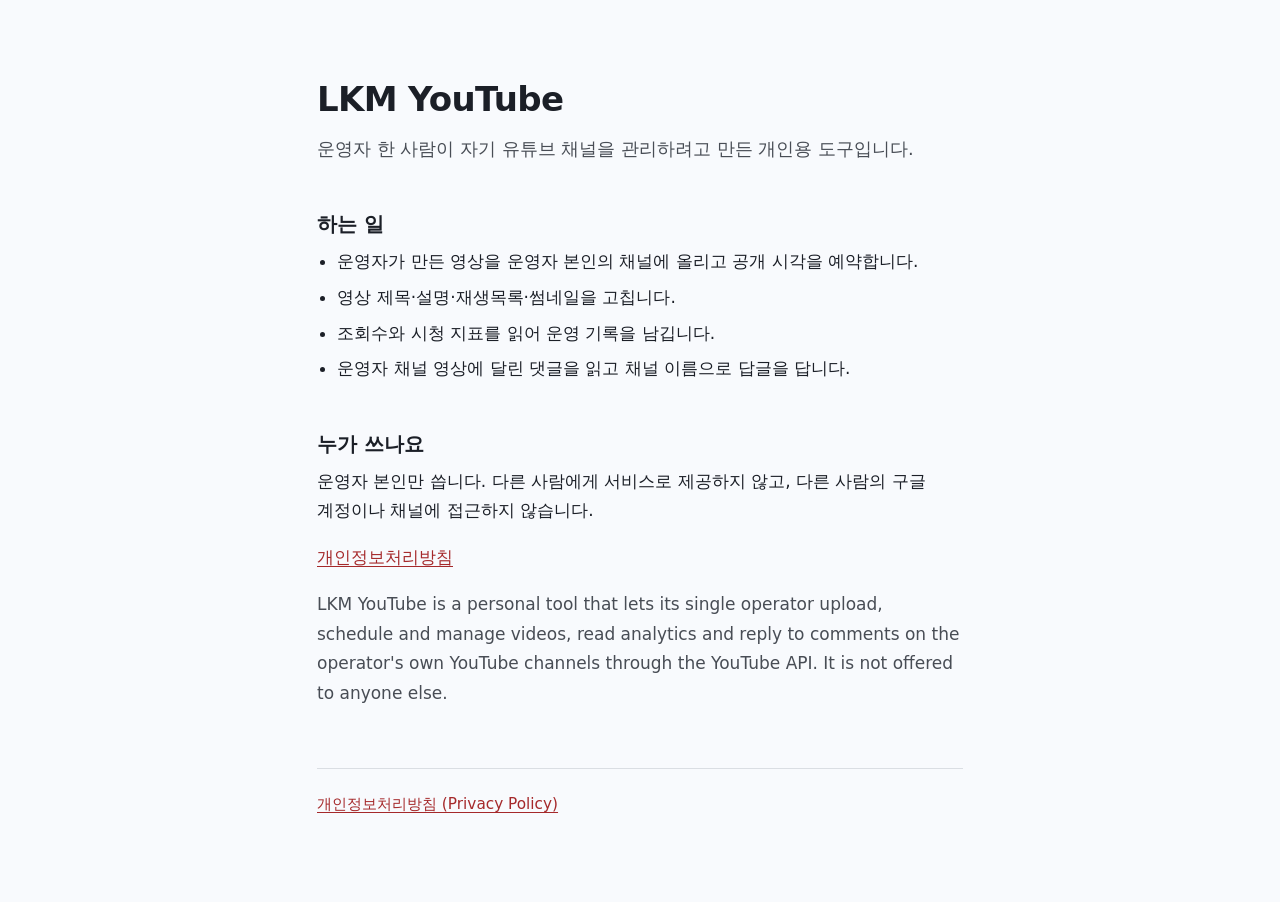
<file: index.html>
<!doctype html>
<html lang="ko">
<head>
<meta charset="utf-8">
<meta name="viewport" content="width=device-width, initial-scale=1">
<title>LKM YouTube</title>
<link rel="stylesheet" href="style.css">
</head>
<body>
<main>
  <h1>LKM YouTube</h1>
  <p class="lead">운영자 한 사람이 자기 유튜브 채널을 관리하려고 만든 개인용 도구입니다.</p>

  <h2>하는 일</h2>
  <ul>
    <li>운영자가 만든 영상을 운영자 본인의 채널에 올리고 공개 시각을 예약합니다.</li>
    <li>영상 제목·설명·재생목록·썸네일을 고칩니다.</li>
    <li>조회수와 시청 지표를 읽어 운영 기록을 남깁니다.</li>
    <li>운영자 채널 영상에 달린 댓글을 읽고 채널 이름으로 답글을 답니다.</li>
  </ul>

  <h2>누가 쓰나요</h2>
  <p>운영자 본인만 씁니다. 다른 사람에게 서비스로 제공하지 않고, 다른 사람의 구글 계정이나 채널에 접근하지 않습니다.</p>

  <p><a href="privacy.html">개인정보처리방침</a></p>

  <p lang="en">LKM YouTube is a personal tool that lets its single operator upload, schedule and manage videos, read analytics and reply to comments on the operator's own YouTube channels through the YouTube API. It is not offered to anyone else.</p>
</main>
<footer>
  <a href="privacy.html">개인정보처리방침 (Privacy Policy)</a>
</footer>
</body>
</html>
</file>
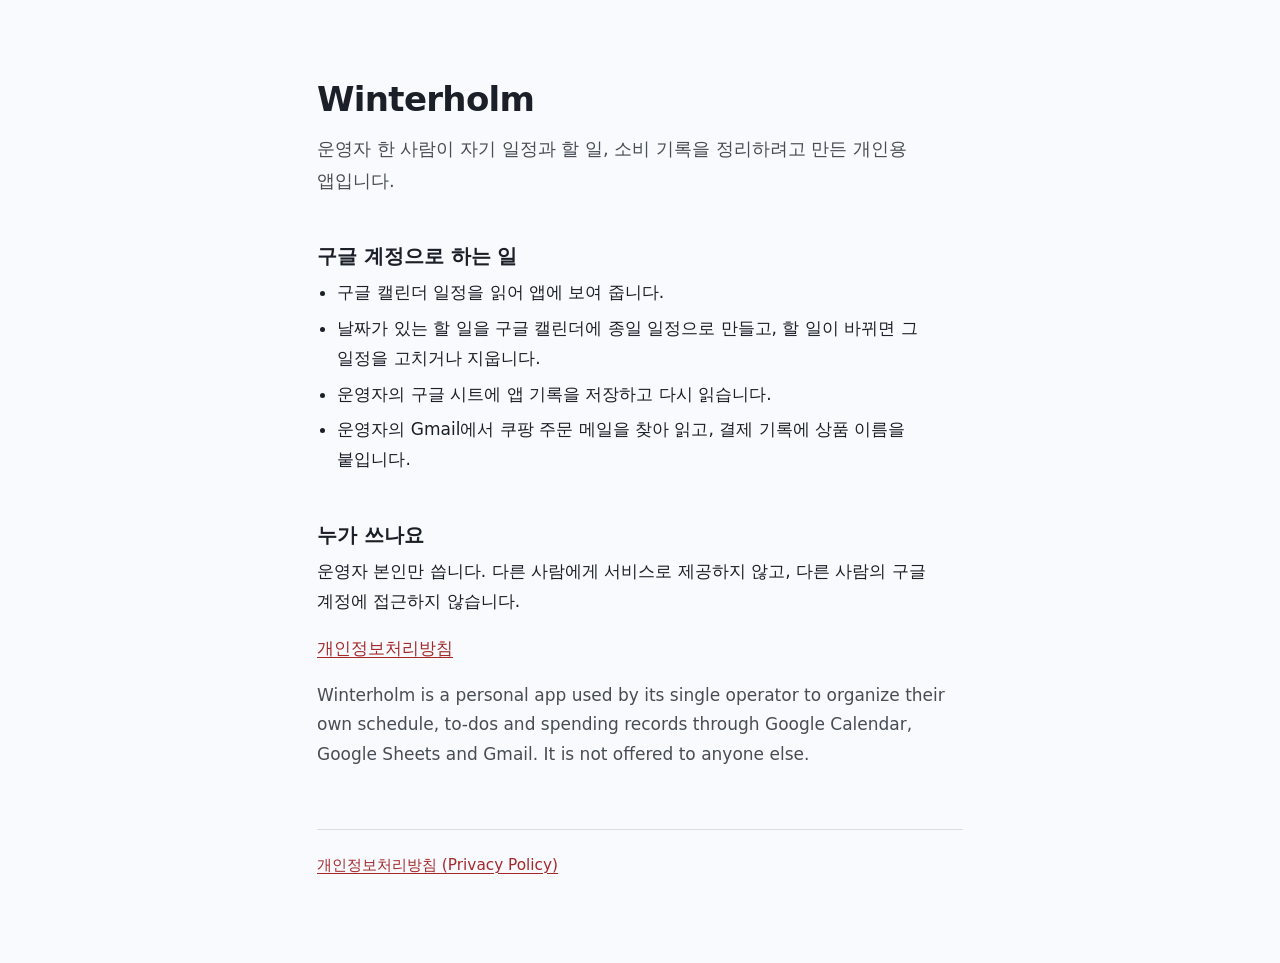
<file: winterholm/index.html>
<!doctype html>
<html lang="ko">
<head>
<meta charset="utf-8">
<meta name="viewport" content="width=device-width, initial-scale=1">
<title>Winterholm</title>
<link rel="stylesheet" href="style.css">
</head>
<body>
<main>
  <h1>Winterholm</h1>
  <p class="lead">운영자 한 사람이 자기 일정과 할 일, 소비 기록을 정리하려고 만든 개인용 앱입니다.</p>

  <h2>구글 계정으로 하는 일</h2>
  <ul>
    <li>구글 캘린더 일정을 읽어 앱에 보여 줍니다.</li>
    <li>날짜가 있는 할 일을 구글 캘린더에 종일 일정으로 만들고, 할 일이 바뀌면 그 일정을 고치거나 지웁니다.</li>
    <li>운영자의 구글 시트에 앱 기록을 저장하고 다시 읽습니다.</li>
    <li>운영자의 Gmail에서 쿠팡 주문 메일을 찾아 읽고, 결제 기록에 상품 이름을 붙입니다.</li>
  </ul>

  <h2>누가 쓰나요</h2>
  <p>운영자 본인만 씁니다. 다른 사람에게 서비스로 제공하지 않고, 다른 사람의 구글 계정에 접근하지 않습니다.</p>

  <p><a href="privacy.html">개인정보처리방침</a></p>

  <p lang="en">Winterholm is a personal app used by its single operator to organize their own schedule, to-dos and spending records through Google Calendar, Google Sheets and Gmail. It is not offered to anyone else.</p>
</main>
<footer>
  <a href="privacy.html">개인정보처리방침 (Privacy Policy)</a>
</footer>
</body>
</html>
</file>
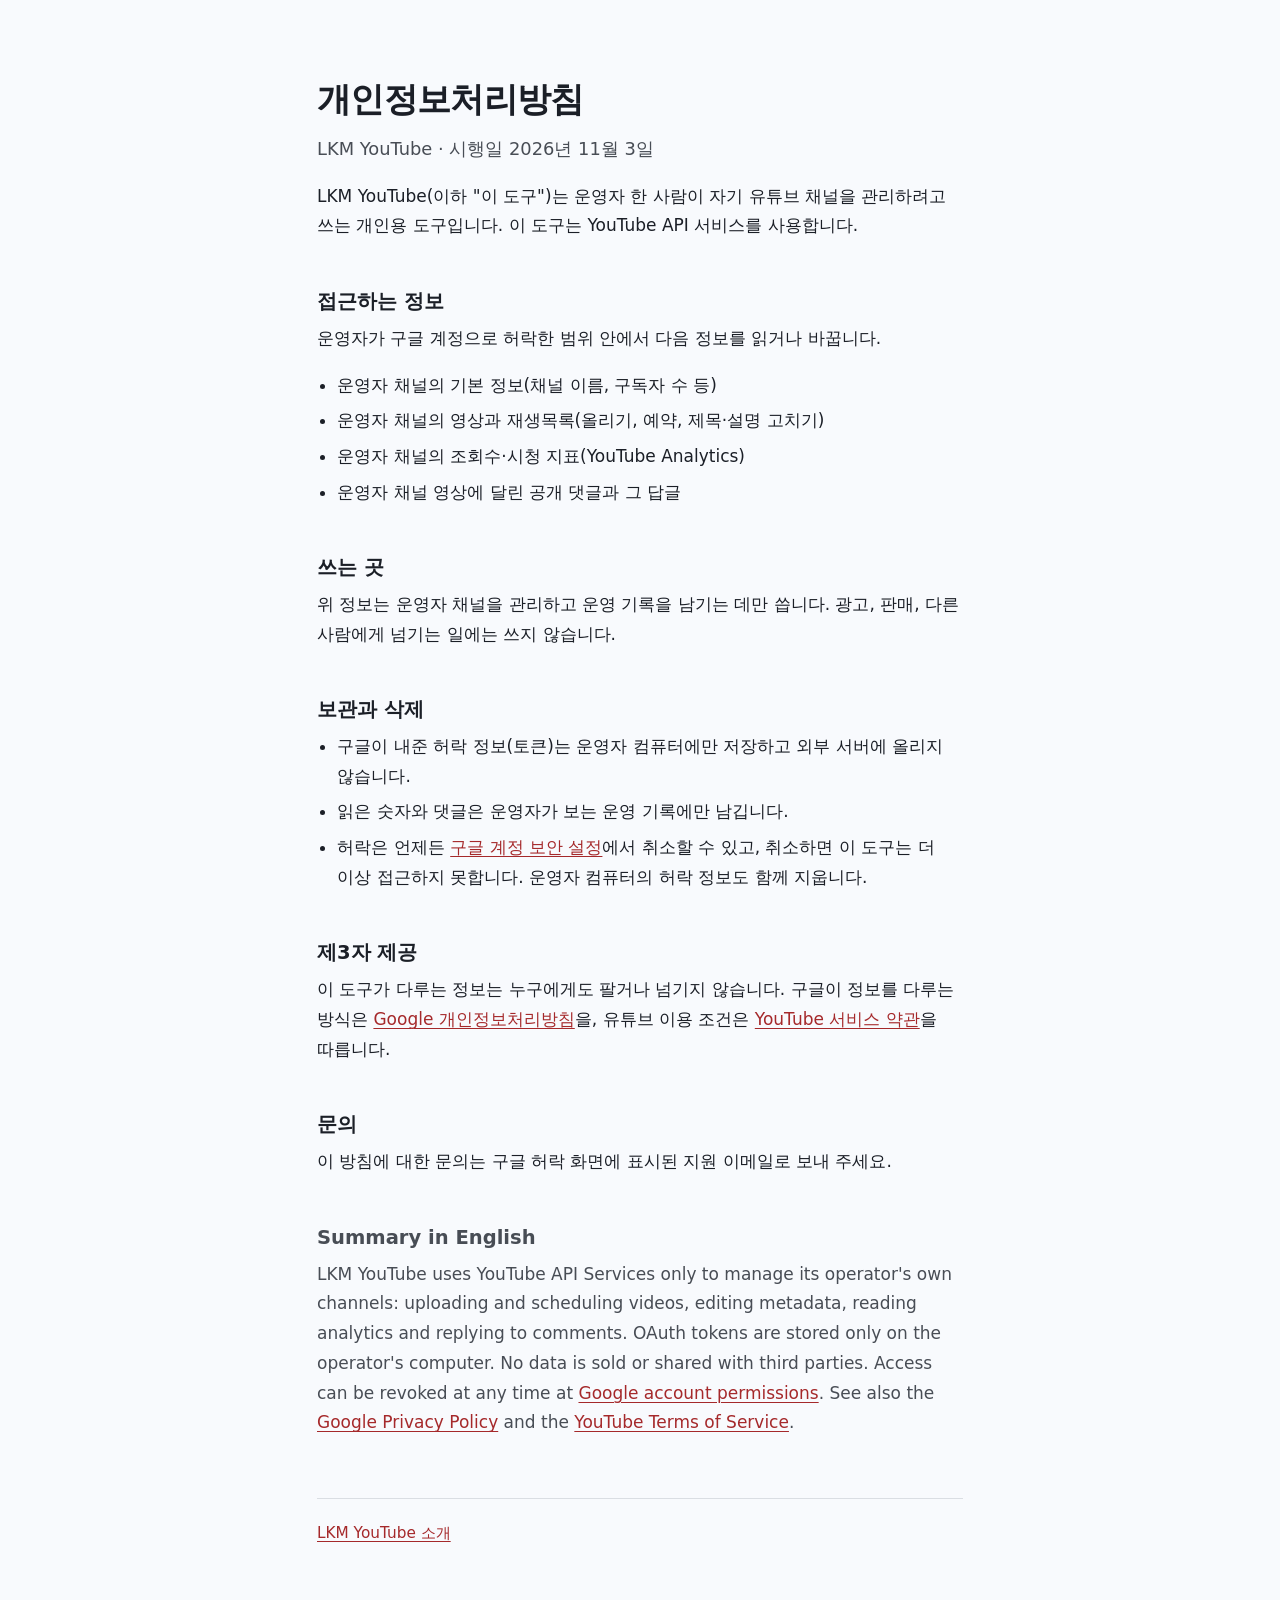
<file: privacy.html>
<!doctype html>
<html lang="ko">
<head>
<meta charset="utf-8">
<meta name="viewport" content="width=device-width, initial-scale=1">
<title>개인정보처리방침 · LKM YouTube</title>
<link rel="stylesheet" href="style.css">
</head>
<body>
<main>
  <h1>개인정보처리방침</h1>
  <p class="lead">LKM YouTube · 시행일 2026년 11월 3일</p>

  <p>LKM YouTube(이하 "이 도구")는 운영자 한 사람이 자기 유튜브 채널을 관리하려고 쓰는 개인용 도구입니다. 이 도구는 YouTube API 서비스를 사용합니다.</p>

  <h2>접근하는 정보</h2>
  <p>운영자가 구글 계정으로 허락한 범위 안에서 다음 정보를 읽거나 바꿉니다.</p>
  <ul>
    <li>운영자 채널의 기본 정보(채널 이름, 구독자 수 등)</li>
    <li>운영자 채널의 영상과 재생목록(올리기, 예약, 제목·설명 고치기)</li>
    <li>운영자 채널의 조회수·시청 지표(YouTube Analytics)</li>
    <li>운영자 채널 영상에 달린 공개 댓글과 그 답글</li>
  </ul>

  <h2>쓰는 곳</h2>
  <p>위 정보는 운영자 채널을 관리하고 운영 기록을 남기는 데만 씁니다. 광고, 판매, 다른 사람에게 넘기는 일에는 쓰지 않습니다.</p>

  <h2>보관과 삭제</h2>
  <ul>
    <li>구글이 내준 허락 정보(토큰)는 운영자 컴퓨터에만 저장하고 외부 서버에 올리지 않습니다.</li>
    <li>읽은 숫자와 댓글은 운영자가 보는 운영 기록에만 남깁니다.</li>
    <li>허락은 언제든 <a href="https://myaccount.google.com/permissions">구글 계정 보안 설정</a>에서 취소할 수 있고, 취소하면 이 도구는 더 이상 접근하지 못합니다. 운영자 컴퓨터의 허락 정보도 함께 지웁니다.</li>
  </ul>

  <h2>제3자 제공</h2>
  <p>이 도구가 다루는 정보는 누구에게도 팔거나 넘기지 않습니다. 구글이 정보를 다루는 방식은 <a href="https://policies.google.com/privacy">Google 개인정보처리방침</a>을, 유튜브 이용 조건은 <a href="https://www.youtube.com/t/terms">YouTube 서비스 약관</a>을 따릅니다.</p>

  <h2>문의</h2>
  <p>이 방침에 대한 문의는 구글 허락 화면에 표시된 지원 이메일로 보내 주세요.</p>

  <h2 lang="en">Summary in English</h2>
  <p lang="en">LKM YouTube uses YouTube API Services only to manage its operator's own channels: uploading and scheduling videos, editing metadata, reading analytics and replying to comments. OAuth tokens are stored only on the operator's computer. No data is sold or shared with third parties. Access can be revoked at any time at <a href="https://myaccount.google.com/permissions">Google account permissions</a>. See also the <a href="https://policies.google.com/privacy">Google Privacy Policy</a> and the <a href="https://www.youtube.com/t/terms">YouTube Terms of Service</a>.</p>
</main>
<footer>
  <a href="index.html">LKM YouTube 소개</a>
</footer>
</body>
</html>
</file>
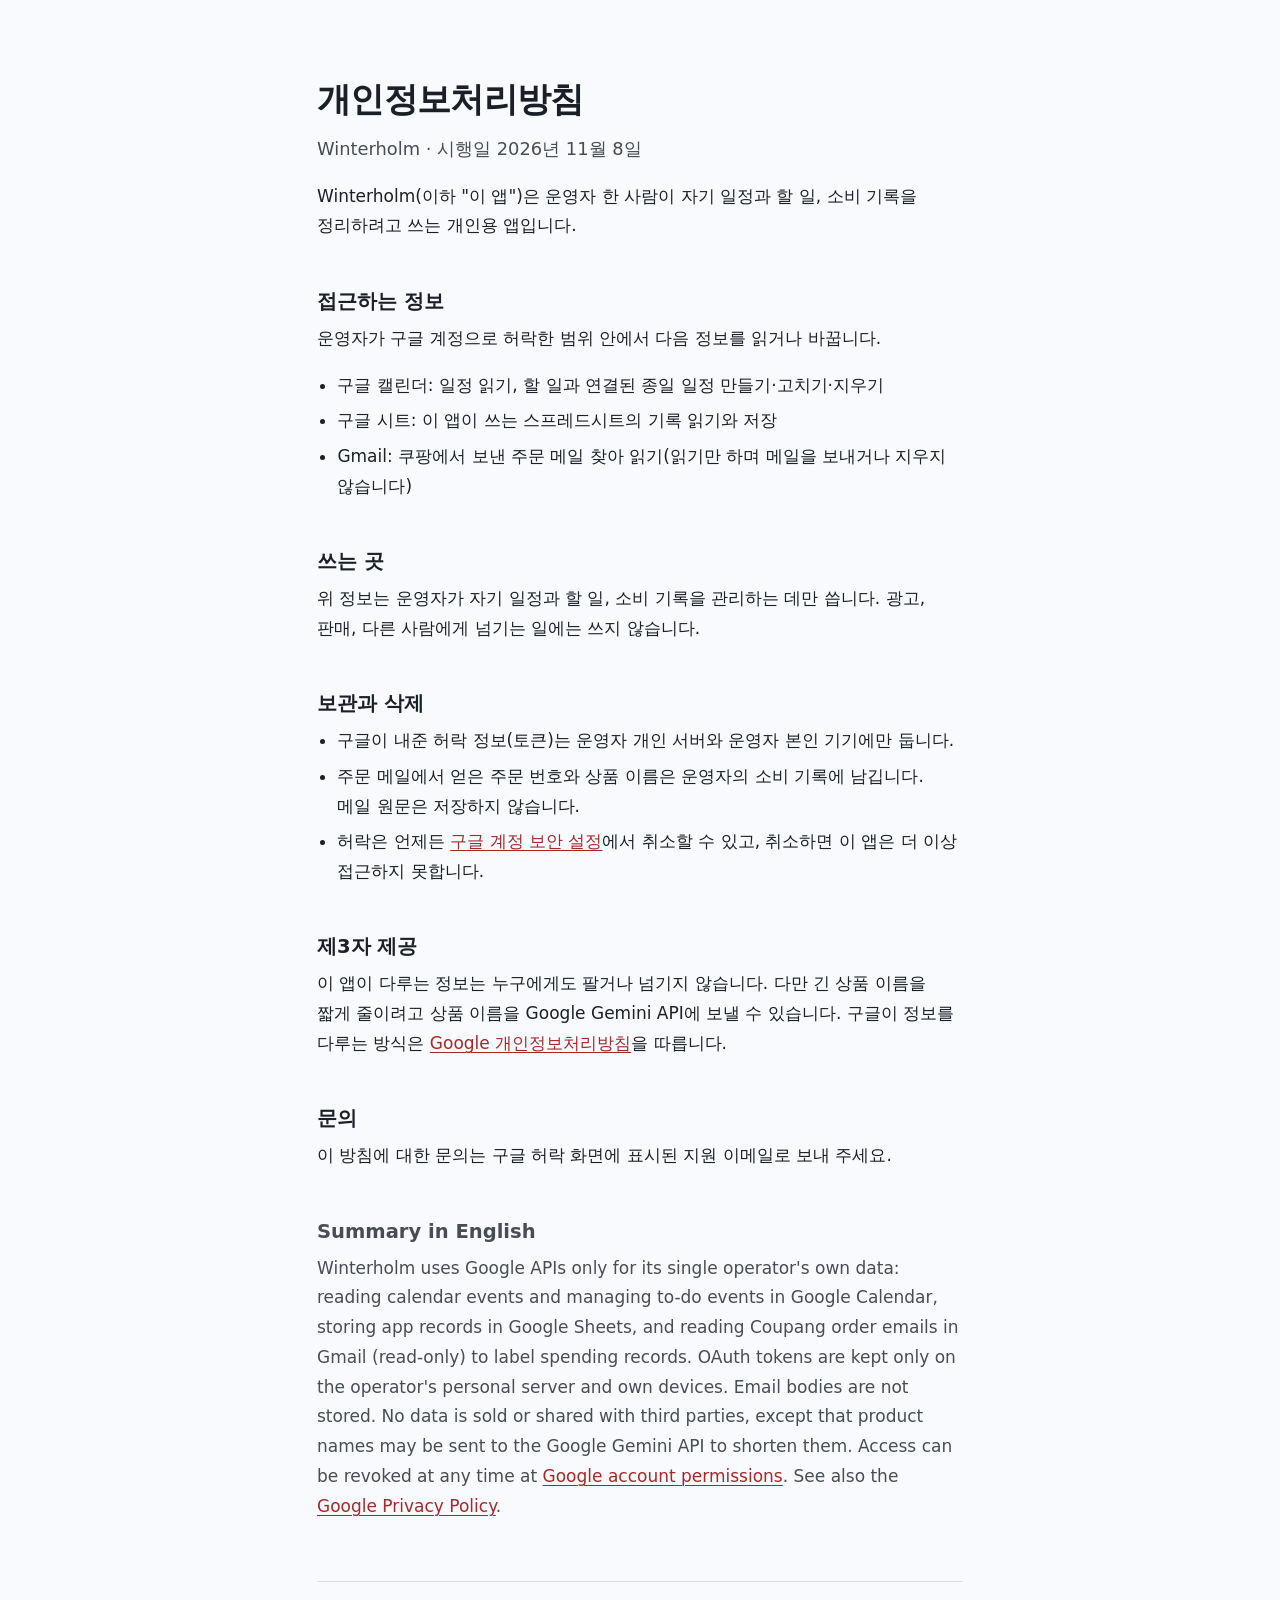
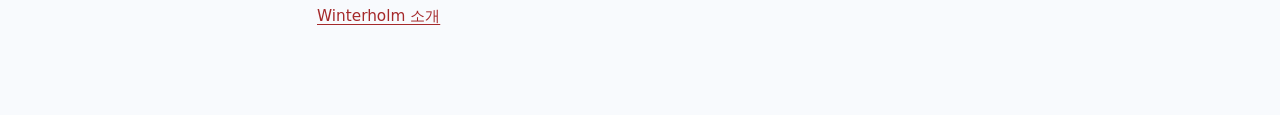
<file: winterholm/privacy.html>
<!doctype html>
<html lang="ko">
<head>
<meta charset="utf-8">
<meta name="viewport" content="width=device-width, initial-scale=1">
<title>개인정보처리방침 · Winterholm</title>
<link rel="stylesheet" href="style.css">
</head>
<body>
<main>
  <h1>개인정보처리방침</h1>
  <p class="lead">Winterholm · 시행일 2026년 11월 8일</p>

  <p>Winterholm(이하 "이 앱")은 운영자 한 사람이 자기 일정과 할 일, 소비 기록을 정리하려고 쓰는 개인용 앱입니다.</p>

  <h2>접근하는 정보</h2>
  <p>운영자가 구글 계정으로 허락한 범위 안에서 다음 정보를 읽거나 바꿉니다.</p>
  <ul>
    <li>구글 캘린더: 일정 읽기, 할 일과 연결된 종일 일정 만들기·고치기·지우기</li>
    <li>구글 시트: 이 앱이 쓰는 스프레드시트의 기록 읽기와 저장</li>
    <li>Gmail: 쿠팡에서 보낸 주문 메일 찾아 읽기(읽기만 하며 메일을 보내거나 지우지 않습니다)</li>
  </ul>

  <h2>쓰는 곳</h2>
  <p>위 정보는 운영자가 자기 일정과 할 일, 소비 기록을 관리하는 데만 씁니다. 광고, 판매, 다른 사람에게 넘기는 일에는 쓰지 않습니다.</p>

  <h2>보관과 삭제</h2>
  <ul>
    <li>구글이 내준 허락 정보(토큰)는 운영자 개인 서버와 운영자 본인 기기에만 둡니다.</li>
    <li>주문 메일에서 얻은 주문 번호와 상품 이름은 운영자의 소비 기록에 남깁니다. 메일 원문은 저장하지 않습니다.</li>
    <li>허락은 언제든 <a href="https://myaccount.google.com/permissions">구글 계정 보안 설정</a>에서 취소할 수 있고, 취소하면 이 앱은 더 이상 접근하지 못합니다.</li>
  </ul>

  <h2>제3자 제공</h2>
  <p>이 앱이 다루는 정보는 누구에게도 팔거나 넘기지 않습니다. 다만 긴 상품 이름을 짧게 줄이려고 상품 이름을 Google Gemini API에 보낼 수 있습니다. 구글이 정보를 다루는 방식은 <a href="https://policies.google.com/privacy">Google 개인정보처리방침</a>을 따릅니다.</p>

  <h2>문의</h2>
  <p>이 방침에 대한 문의는 구글 허락 화면에 표시된 지원 이메일로 보내 주세요.</p>

  <h2 lang="en">Summary in English</h2>
  <p lang="en">Winterholm uses Google APIs only for its single operator's own data: reading calendar events and managing to-do events in Google Calendar, storing app records in Google Sheets, and reading Coupang order emails in Gmail (read-only) to label spending records. OAuth tokens are kept only on the operator's personal server and own devices. Email bodies are not stored. No data is sold or shared with third parties, except that product names may be sent to the Google Gemini API to shorten them. Access can be revoked at any time at <a href="https://myaccount.google.com/permissions">Google account permissions</a>. See also the <a href="https://policies.google.com/privacy">Google Privacy Policy</a>.</p>
</main>
<footer>
  <a href="index.html">Winterholm 소개</a>
</footer>
</body>
</html>
</file>
<file: style.css>
:root {
  --paper: oklch(98.5% 0.004 250);
  --ink: oklch(24% 0.015 260);
  --ink-soft: oklch(42% 0.015 260);
  --rule: oklch(90% 0.008 250);
  --accent: oklch(48% 0.16 25);
}

* { box-sizing: border-box; }

html {
  background: var(--paper);
  color: var(--ink);
  font-family: "Apple SD Gothic Neo", "Malgun Gothic", "Noto Sans KR", system-ui, sans-serif;
  font-size: 17px;
  line-height: 1.75;
  word-break: keep-all;
  overflow-wrap: break-word;
  -webkit-text-size-adjust: 100%;
}

::selection { background: oklch(88% 0.06 25); color: var(--ink); }

body {
  margin: 0;
  padding: 4.5rem 1.5rem 5rem;
}

main {
  max-width: 38rem;
  margin: 0 auto;
}

h1 {
  font-size: 2rem;
  line-height: 1.3;
  letter-spacing: -0.02em;
  margin: 0 0 0.75rem;
  text-wrap: balance;
}

h2 {
  font-size: 1.15rem;
  line-height: 1.4;
  margin: 2.75rem 0 0.5rem;
}

p, ul { margin: 0 0 1rem; }
ul { padding-left: 1.2rem; }
li + li { margin-top: 0.35rem; }

.lead { color: var(--ink-soft); font-size: 1.05rem; }

a {
  color: var(--accent);
  text-underline-offset: 0.2em;
  text-decoration-thickness: 1px;
}
a:hover { text-decoration-thickness: 2px; }
a:focus-visible {
  outline: 2px solid var(--accent);
  outline-offset: 3px;
  border-radius: 2px;
}

footer {
  max-width: 38rem;
  margin: 3.5rem auto 0;
  padding-top: 1.25rem;
  border-top: 1px solid var(--rule);
  color: var(--ink-soft);
  font-size: 0.9rem;
}

[lang="en"] { color: var(--ink-soft); }
</file>
<file: winterholm/style.css>
:root {
  --paper: oklch(98.5% 0.004 250);
  --ink: oklch(24% 0.015 260);
  --ink-soft: oklch(42% 0.015 260);
  --rule: oklch(90% 0.008 250);
  --accent: oklch(48% 0.16 25);
}

* { box-sizing: border-box; }

html {
  background: var(--paper);
  color: var(--ink);
  font-family: "Apple SD Gothic Neo", "Malgun Gothic", "Noto Sans KR", system-ui, sans-serif;
  font-size: 17px;
  line-height: 1.75;
  word-break: keep-all;
  overflow-wrap: break-word;
  -webkit-text-size-adjust: 100%;
}

::selection { background: oklch(88% 0.06 25); color: var(--ink); }

body {
  margin: 0;
  padding: 4.5rem 1.5rem 5rem;
}

main {
  max-width: 38rem;
  margin: 0 auto;
}

h1 {
  font-size: 2rem;
  line-height: 1.3;
  letter-spacing: -0.02em;
  margin: 0 0 0.75rem;
  text-wrap: balance;
}

h2 {
  font-size: 1.15rem;
  line-height: 1.4;
  margin: 2.75rem 0 0.5rem;
}

p, ul { margin: 0 0 1rem; }
ul { padding-left: 1.2rem; }
li + li { margin-top: 0.35rem; }

.lead { color: var(--ink-soft); font-size: 1.05rem; }

a {
  color: var(--accent);
  text-underline-offset: 0.2em;
  text-decoration-thickness: 1px;
}
a:hover { text-decoration-thickness: 2px; }
a:focus-visible {
  outline: 2px solid var(--accent);
  outline-offset: 3px;
  border-radius: 2px;
}

footer {
  max-width: 38rem;
  margin: 3.5rem auto 0;
  padding-top: 1.25rem;
  border-top: 1px solid var(--rule);
  color: var(--ink-soft);
  font-size: 0.9rem;
}

[lang="en"] { color: var(--ink-soft); }
</file>
